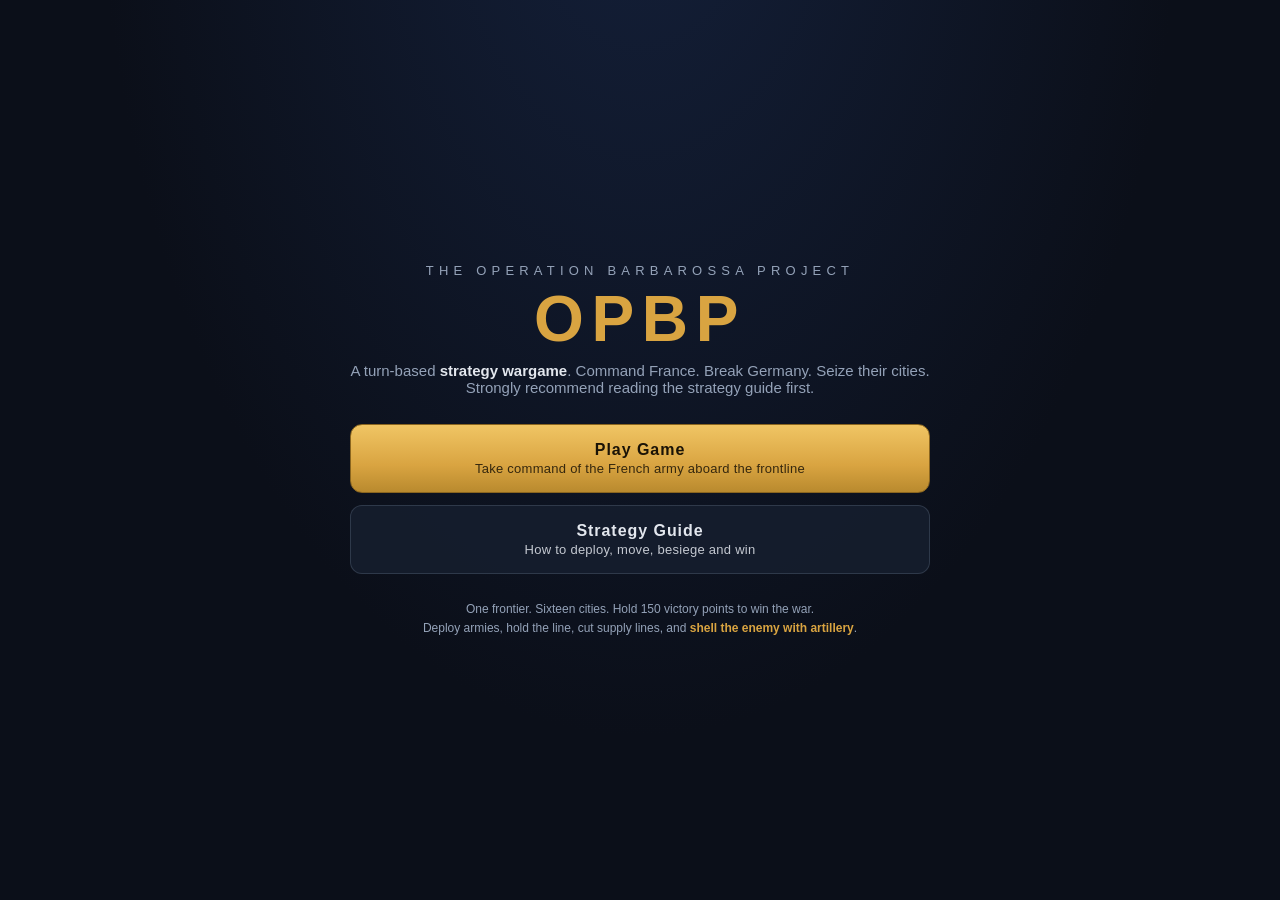
<file: index.html>
<!doctype html>
<html lang="en">
  <head>
    <meta charset="UTF-8" />
    <meta name="viewport" content="width=device-width, initial-scale=1.0" />
    <title>opbp — Operation Barbarossa Project</title>
    <link rel="icon" href="data:," />
    <style>
      :root {
        --bg: #0b0f19;
        --panel: rgba(22, 30, 46, 0.9);
        --gold: #d9a441;
        --muted: #94a2b8;
        --text: #e3e7ee;
      }
      * { box-sizing: border-box; }
      html {
        width: 100%;
        height: 100%;
        display: flex;
        justify-content: center;
        align-items: center;
        background: var(--bg);
        background-image: radial-gradient(ellipse at 50% -20%, #14203a 0%, var(--bg) 60%);
        font-family: "Segoe UI", -apple-system, "Helvetica Neue", Arial, sans-serif;
      }
      body {
        color: var(--text);
        text-align: center;
        max-width: 640px;
        padding: 40px 20px;
      }
      .monogram {
        font-size: 13px;
        letter-spacing: 0.4em;
        color: var(--muted);
        margin-bottom: 4px;
      }
      h1 {
        font-size: 64px;
        margin: 0 0 6px 0;
        letter-spacing: 0.12em;
        color: var(--gold);
        font-weight: 800;
      }
      .tagline {
        color: var(--muted);
        font-size: 15px;
        margin: 0 0 28px 0;
      }
      .tagline b { color: var(--text); }
      #nav-links {
        display: flex;
        flex-direction: column;
        gap: 12px;
        align-items: stretch;
      }
      .nav-btn {
        display: block;
        padding: 16px 20px;
        border-radius: 12px;
        text-decoration: none;
        font-size: 16px;
        font-weight: 700;
        letter-spacing: 0.06em;
        border: 1px solid rgba(155, 170, 195, 0.2);
        background: var(--panel);
        color: var(--text);
        transition: border-color 0.15s ease, transform 0.08s ease;
      }
      .nav-btn:first-child {
        background: linear-gradient(180deg, #f0c564, #d9a441 60%, #b98a2e);
        color: #1a1306;
        border-color: #8a651f;
      }
      .nav-btn:hover {
        border-color: var(--gold);
        transform: translateY(-1px);
      }
      .nav-btn small {
        display: block;
        font-weight: 400;
        font-size: 13px;
        opacity: 0.85;
        margin-top: 2px;
        letter-spacing: 0.02em;
      }
      .footer { margin-top: 26px; color: var(--muted); font-size: 12px; line-height: 1.6; }
      .footer b { color: var(--gold); }
    </style>
  </head>
  <body>
    <p class="monogram">THE OPERATION BARBAROSSA PROJECT</p>
    <h1>OPBP</h1>
    <p class="tagline">
      A turn-based <b>strategy wargame</b>. Command France. Break Germany. Seize their cities.
      <br />Strongly recommend reading the strategy guide first.
    </p>
    <div id="nav-links">
      <a class="nav-btn" href="game.html">Play Game <small>Take command of the French army aboard the frontline</small></a>
      <a class="nav-btn" href="help.html">Strategy Guide <small>How to deploy, move, besiege and win</small></a>
    </div>
    <p class="footer">
      One frontier. Sixteen cities. Hold 150 victory points to win the war.<br />
      Deploy armies, hold the line, cut supply lines, and <b>shell the enemy with artillery</b>.
    </p>
  </body>
</html>
</file>
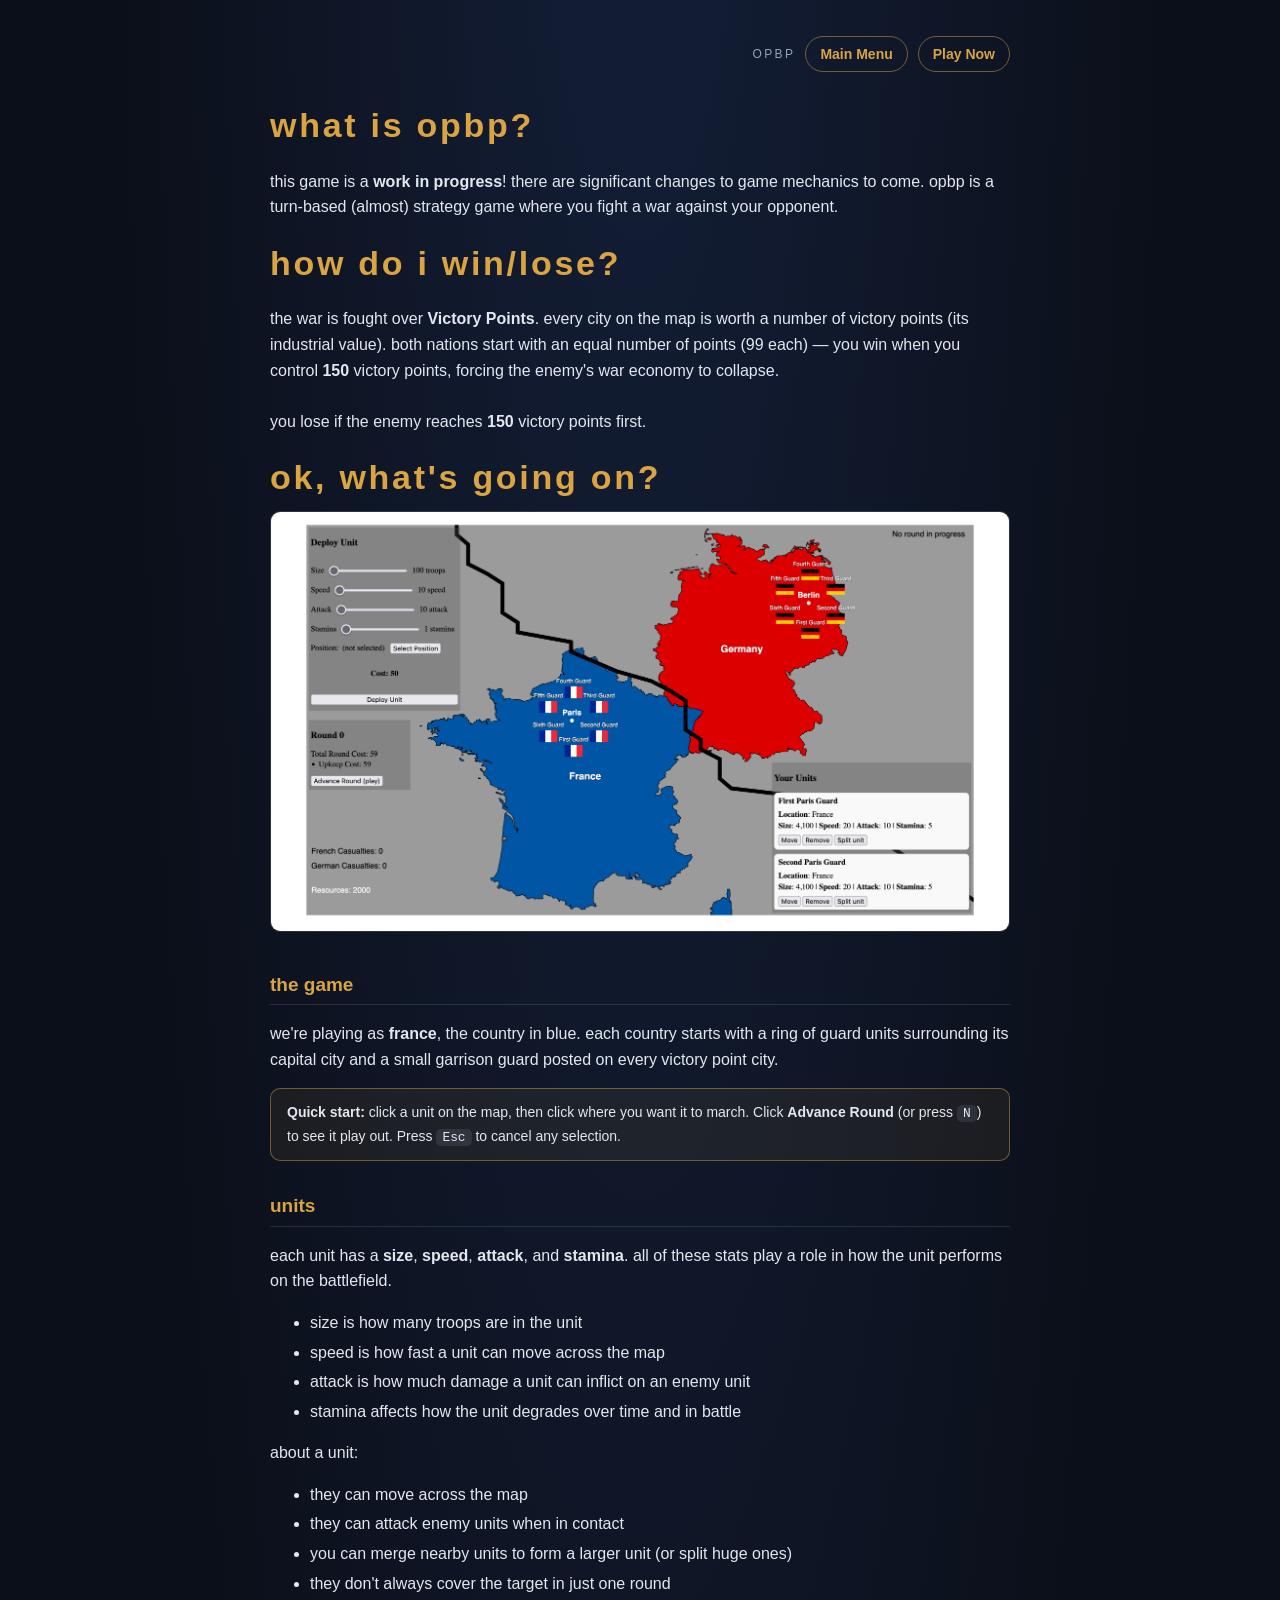
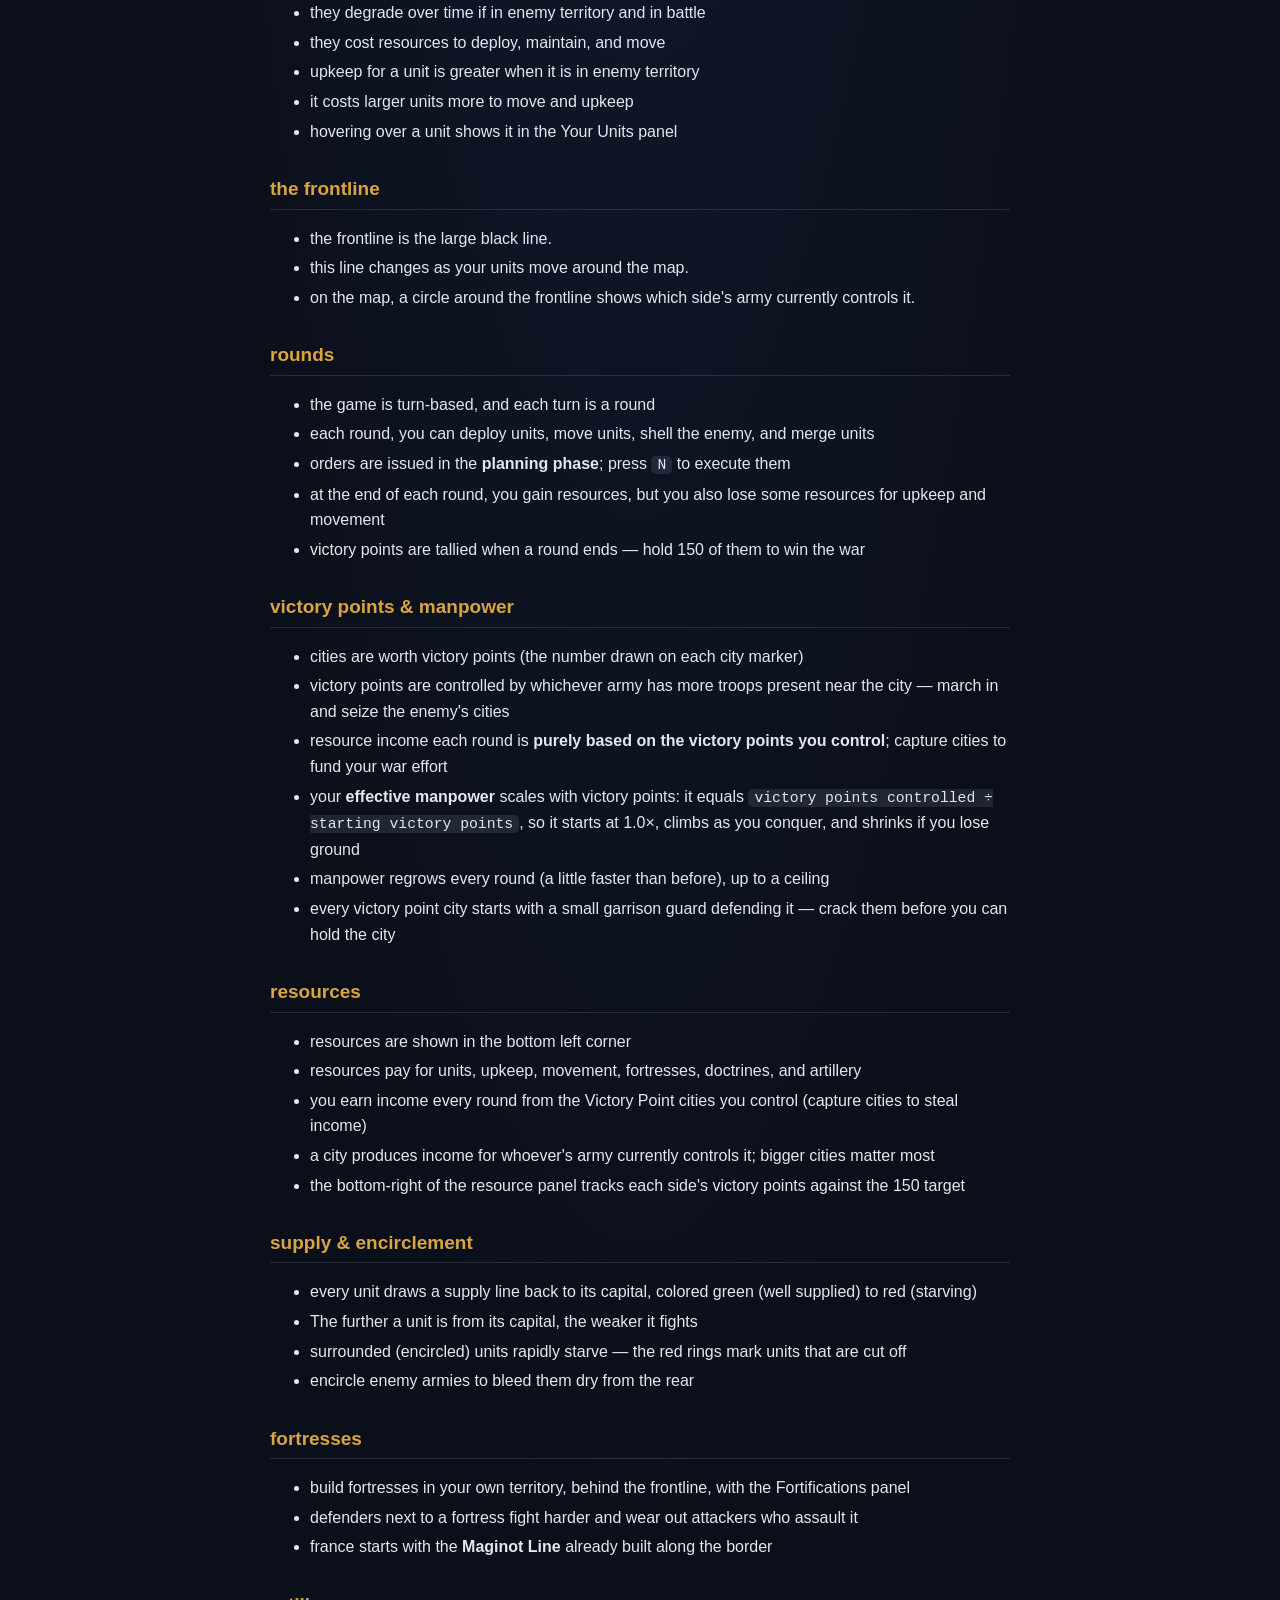
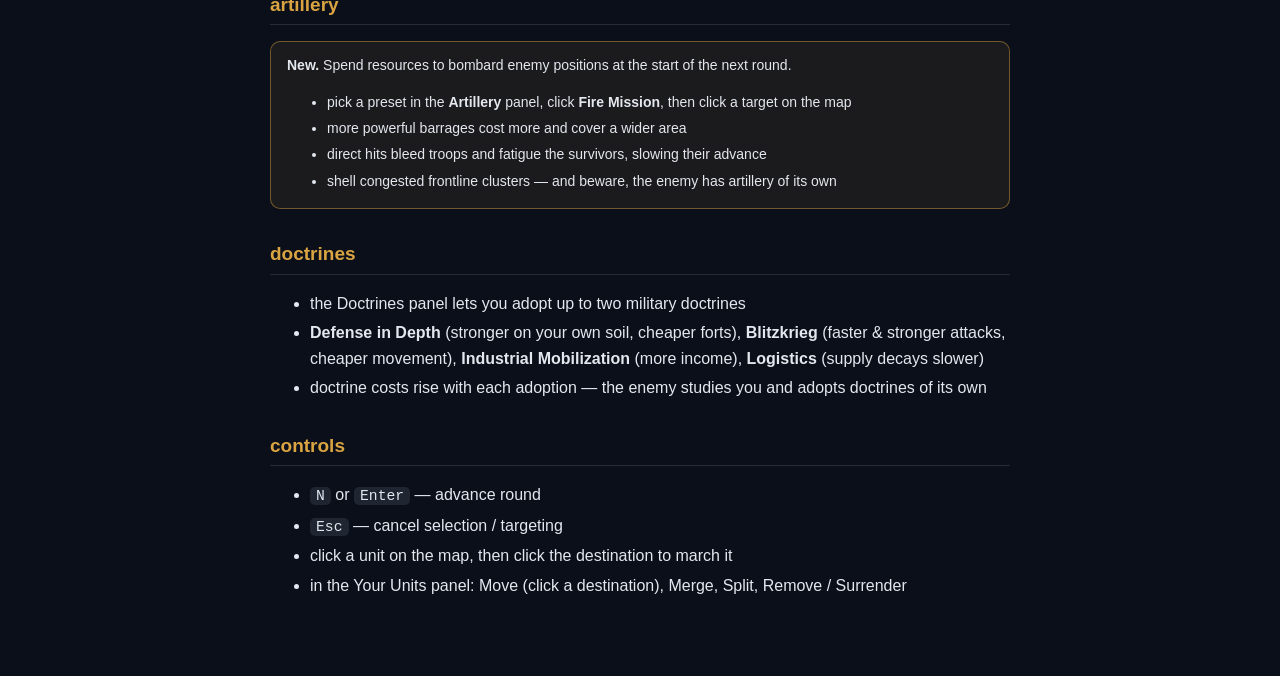
<file: help.html>
<!doctype html>
<html lang="en">
  <head>
    <meta charset="UTF-8" />
    <meta name="viewport" content="width=device-width, initial-scale=1.0" />
    <title>opbp — Strategy Guide</title>
    <link rel="icon" href="data:," />
    <style>
      :root {
        --bg: #0b0f19;
        --panel: rgba(22, 30, 46, 0.85);
        --gold: #d9a441;
        --muted: #94a2b8;
        --text: #e3e7ee;
      }
      * { box-sizing: border-box; }
      html {
        display: flex;
        justify-content: center;
        background: var(--bg);
        background-image: radial-gradient(ellipse at 50% -20%, #14203a 0%, var(--bg) 60%);
        min-height: 100%;
        font-family: "Segoe UI", -apple-system, "Helvetica Neue", Arial, sans-serif;
      }
      body {
        width: 100%;
        max-width: 780px;
        padding: 28px 20px 60px 20px;
        color: var(--text);
        line-height: 1.6;
      }
      nav {
        display: flex;
        gap: 10px;
        align-items: center;
        margin-bottom: 26px;
      }
      nav a {
        color: var(--gold);
        text-decoration: none;
        font-weight: 700;
        padding: 6px 14px;
        border: 1px solid rgba(217, 164, 65, 0.5);
        border-radius: 999px;
        font-size: 14px;
      }
      nav a:hover { background: rgba(217, 164, 65, 0.12); }
      nav span { margin-left: auto; color: var(--muted); font-size: 12px; letter-spacing: 0.2em; }
      h1 {
        color: var(--gold);
        font-size: 34px;
        margin: 0 0 6px 0;
        letter-spacing: 0.08em;
      }
      h2 {
        color: var(--gold);
        font-size: 19px;
        margin-top: 30px;
        border-bottom: 1px solid rgba(155, 170, 195, 0.18);
        padding-bottom: 4px;
      }
      img, video { width: 100%; height: auto; border-radius: 10px; border: 1px solid rgba(155, 170, 195, 0.2); }
      li { margin: 4px 0; }
      code, kbd {
        background: rgba(155, 170, 195, 0.14);
        border-radius: 5px;
        padding: 1px 6px;
        font-size: 0.92em;
        font-family: ui-monospace, Menlo, monospace;
      }
      .tip {
        border: 1px solid rgba(217, 164, 65, 0.45);
        background: rgba(217, 164, 65, 0.08);
        border-radius: 10px;
        padding: 12px 16px;
        margin: 14px 0;
        font-size: 14px;
      }
    </style>
  </head>
  <body>
    <nav>
      <span>OPBP</span>
      <a href="index.html">Main Menu</a>
      <a href="game.html">Play Now</a>
    </nav>
    <h1>what is opbp?</h1>
    <p>
      this game is a <b>work in progress</b>! there are significant changes to game mechanics to come. opbp is a
      turn-based (almost) strategy game where you fight a war against your opponent.
    </p>

    <h1>how do i win/lose?</h1>
    <p>
      the war is fought over <b>Victory Points</b>. every city on the map is worth a number of
      victory points (its industrial value). both nations start with an equal number of points
      (99 each) — you win when you control <b>150</b> victory points, forcing the enemy's
      war economy to collapse. <br /><br />
      you lose if the enemy reaches <b>150</b> victory points first.
    </p>

    <h1>ok, what's going on?</h1>
    <img src="assets/help/1.png" alt="help diagram" />
    <h2>the game</h2>
    <p>we're playing as <b>france</b>, the country in blue. each country starts with a ring of guard units surrounding
        its capital city and a small garrison guard posted on every victory point city.</p>
    <div class="tip">
      <b>Quick start:</b> click a unit on the map, then click where you want it to march. Click <b>Advance Round</b>
      (or press <kbd>N</kbd>) to see it play out. Press <kbd>Esc</kbd> to cancel any selection.</div>

    <h2>units</h2>
    <p>each unit has a <b>size</b>, <b>speed</b>, <b>attack</b>, and <b>stamina</b>. all of these stats play a role in how
        the unit performs on the battlefield.</p>
    <ul>
        <li>size is how many troops are in the unit</li>
        <li>speed is how fast a unit can move across the map</li>
        <li>attack is how much damage a unit can inflict on an enemy unit</li>
        <li>stamina affects how the unit degrades over time and in battle</li>
    </ul>
    <p>about a unit:</p>
    <ul>
        <li>they can move across the map</li>
        <li>they can attack enemy units when in contact</li>
        <li>you can merge nearby units to form a larger unit (or split huge ones)</li>
        <li>they don't always cover the target in just one round</li>
        <li>they degrade over time if in enemy territory and in battle</li>
        <li>they cost resources to deploy, maintain, and move</li>
        <li>upkeep for a unit is greater when it is in enemy territory</li>
        <li>it costs larger units more to move and upkeep</li>
        <li>hovering over a unit shows it in the Your Units panel</li>
    </ul>

    <h2>the frontline</h2>
    <ul>
        <li>the frontline is the large black line.</li>
        <li>this line changes as your units move around the map.</li>
        <li>on the map, a circle around the frontline shows which side's army currently controls it.</li>
    </ul>

    <h2>rounds</h2>
    <ul>
        <li>the game is turn-based, and each turn is a round</li>
        <li>each round, you can deploy units, move units, shell the enemy, and merge units</li>
        <li>orders are issued in the <b>planning phase</b>; press <kbd>N</kbd> to execute them</li>
        <li>at the end of each round, you gain resources, but you also lose some resources for upkeep and movement</li>
        <li>victory points are tallied when a round ends — hold 150 of them to win the war</li>
    </ul>

    <h2>victory points & manpower</h2>
    <ul>
        <li>cities are worth victory points (the number drawn on each city marker)</li>
        <li>victory points are controlled by whichever army has more troops present near the city — march in and seize the enemy's cities</li>
        <li>resource income each round is <b>purely based on the victory points you control</b>; capture cities to fund your war effort</li>
        <li>your <b>effective manpower</b> scales with victory points: it equals <code>victory points controlled ÷ starting victory points</code>, so it starts at 1.0&times;, climbs as you conquer, and shrinks if you lose ground</li>
        <li>manpower regrows every round (a little faster than before), up to a ceiling</li>
        <li>every victory point city starts with a small garrison guard defending it — crack them before you can hold the city</li>
    </ul>

    <h2>resources</h2>
    <ul>
        <li>resources are shown in the bottom left corner</li>
        <li>resources pay for units, upkeep, movement, fortresses, doctrines, and artillery</li>
        <li>you earn income every round from the Victory Point cities you control (capture cities to steal income)</li>
        <li>a city produces income for whoever's army currently controls it; bigger cities matter most</li>
        <li>the bottom-right of the resource panel tracks each side's victory points against the 150 target</li>
    </ul>

    <h2>supply & encirclement</h2>
    <ul>
        <li>every unit draws a supply line back to its capital, colored green (well supplied) to red (starving)</li>
        <li>The further a unit is from its capital, the weaker it fights</li>
        <li>surrounded (encircled) units rapidly starve — the red rings mark units that are cut off</li>
        <li>encircle enemy armies to bleed them dry from the rear</li>
    </ul>

    <h2>fortresses</h2>
    <ul>
        <li>build fortresses in your own territory, behind the frontline, with the Fortifications panel</li>
        <li>defenders next to a fortress fight harder and wear out attackers who assault it</li>
        <li>france starts with the <b>Maginot Line</b> already built along the border</li>
    </ul>

    <h2>artillery</h2>
    <div class="tip">
        <p style="margin-top: 0"><b>New.</b> Spend resources to bombard enemy positions at the start of the next round.</p>
        <ul style="margin: 0">
            <li>pick a preset in the <b>Artillery</b> panel, click <b>Fire Mission</b>, then click a target on the map</li>
            <li>more powerful barrages cost more and cover a wider area</li>
            <li>direct hits bleed troops and fatigue the survivors, slowing their advance</li>
            <li>shell congested frontline clusters — and beware, the enemy has artillery of its own</li>
        </ul>
    </div>

    <h2>doctrines</h2>
    <ul>
        <li>the Doctrines panel lets you adopt up to two military doctrines</li>
        <li><b>Defense in Depth</b> (stronger on your own soil, cheaper forts), <b>Blitzkrieg</b> (faster & stronger attacks, cheaper movement), <b>Industrial Mobilization</b> (more income), <b>Logistics</b> (supply decays slower)</li>
        <li>doctrine costs rise with each adoption — the enemy studies you and adopts doctrines of its own</li>
    </ul>

    <h2>controls</h2>
    <ul>
        <li><kbd>N</kbd> or <kbd>Enter</kbd> — advance round</li>
        <li><kbd>Esc</kbd> — cancel selection / targeting</li>
        <li>click a unit on the map, then click the destination to march it</li>
        <li>in the Your Units panel: Move (click a destination), Merge, Split, Remove / Surrender</li>
    </ul>
  </body>
</html>
</file>
